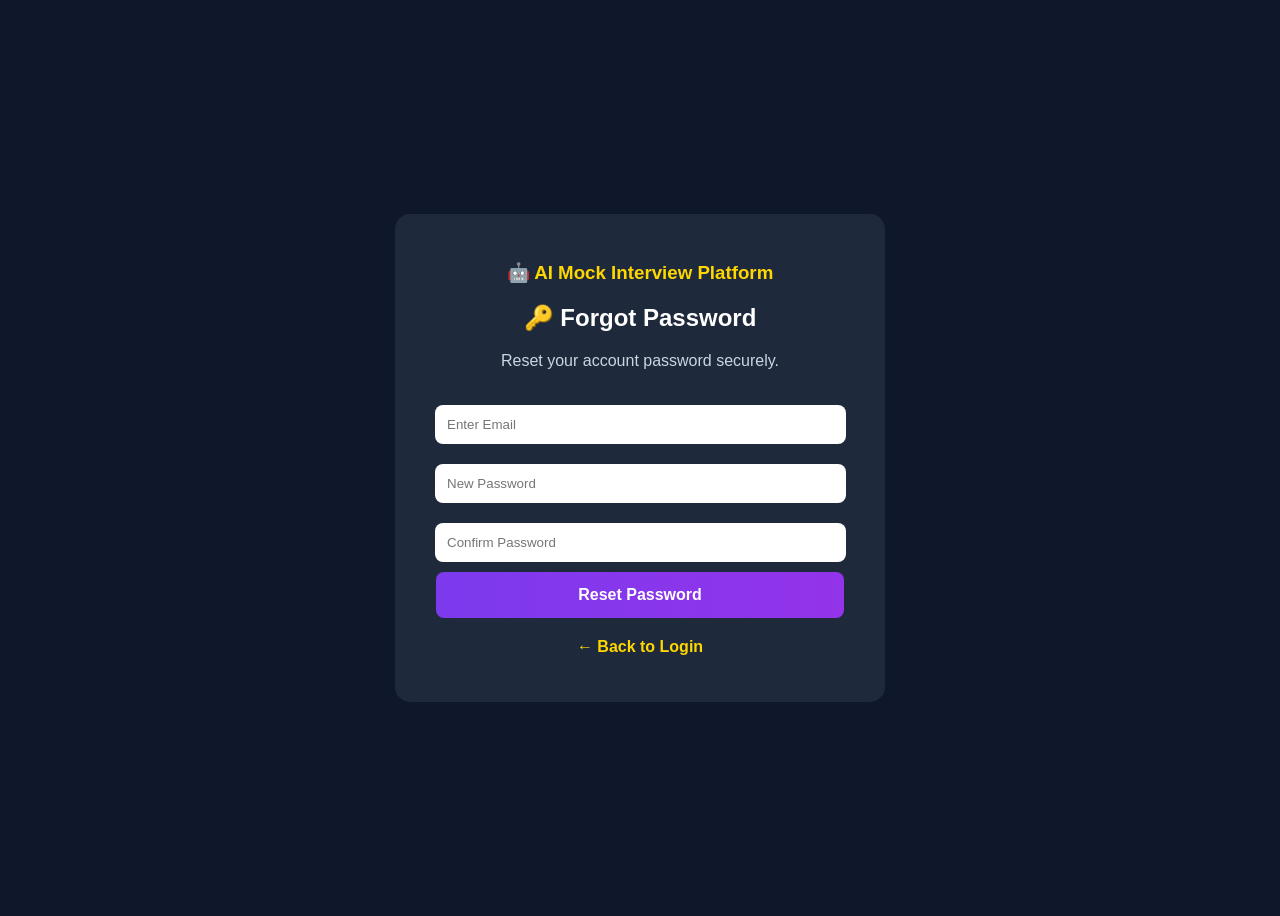
<file: templates/forgot_password.html>
<!DOCTYPE html>
<html>
<head>

<title>Forgot Password</title>

<style>

body{
    font-family:Arial;
    background:#0f172a;
    display:flex;
    justify-content:center;
    align-items:center;
    height:100vh;
}

.box{

    width:430px;
    background:#1e293b;
    padding:30px;
    border-radius:15px;
    text-align:center;
    color:white;

}

input{

    width:90%;
    padding:12px;
    margin:10px;
    border-radius:8px;
    border:none;

}

button{

    width:95%;
    padding:14px;
    border:none;
    border-radius:8px;
    cursor:pointer;

    background:linear-gradient(90deg,#7c3aed,#9333ea);

    color:white;

    font-size:16px;

    font-weight:bold;

    transition:.3s;

}

button:hover{

    transform:translateY(-3px);

    box-shadow:0 0 20px #9333ea;

}

input:focus{

    outline:none;
    border:2px solid #9333ea;
    box-shadow:0 0 15px #9333ea;

}

</style>

</head>

<body>

<div class="box">
<h3 style="color:#ffd700; margin-bottom:20px;">
    🤖 AI Mock Interview Platform
</h3>

<h2>🔑 Forgot Password</h2>
<p style="color:#cbd5e1; margin-bottom:25px;">
Reset your account password securely.
</p>

<form action="/reset_password" method="POST">

<input
type="email"
name="email"
placeholder="Enter Email"
required>

<input
type="password"
name="new_password"
placeholder="New Password"
required>

<input
type="password"
name="confirm_password"
placeholder="Confirm Password"
required>

<button>

Reset Password

</button>

</form>

<p style="margin-top:20px;">

<a href="/login"
style="color:#ffd700;text-decoration:none;font-weight:bold;">

← Back to Login

</a>

</p>

</div>

</body>
</html>
</file>
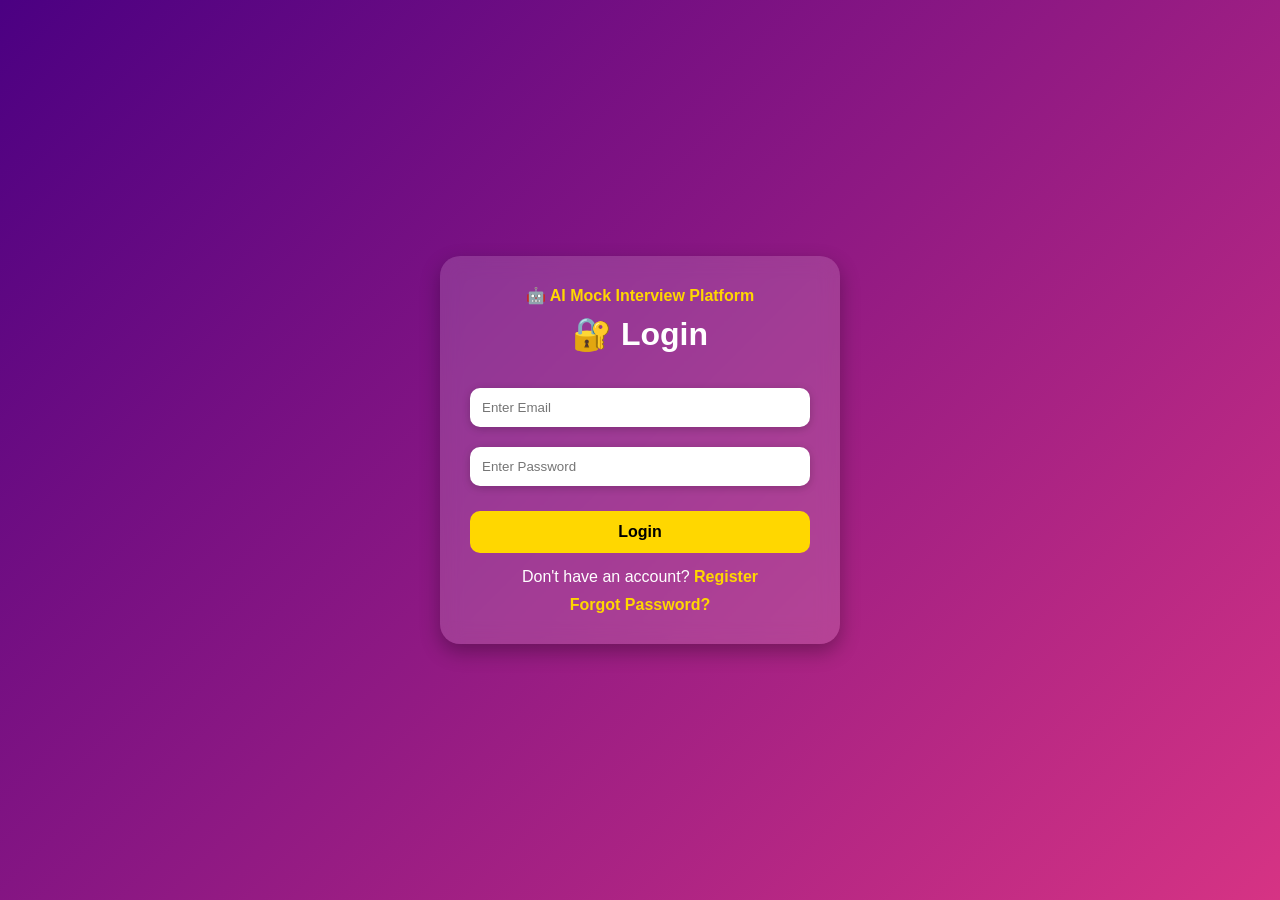
<file: templates/login.html>
<!DOCTYPE html>
<html>
<head>
    <title>Login</title>

    <style>

        *{
            margin:0;
            padding:0;
            box-sizing:border-box;
        }

        body{
            height:100vh;
            display:flex;
            justify-content:center;
            align-items:center;

            background:linear-gradient(
            135deg,
            #4b0082,
            #d63384
            );

            font-family:Arial,sans-serif;
        }

        .container{

            width:400px;

            background:rgba(255,255,255,0.15);

            backdrop-filter:blur(10px);

            padding:30px;

            border-radius:20px;

            color:white;

            box-shadow:
            0 8px 20px rgba(0,0,0,0.3);
        }

        .heading{

            text-align:center;

            color:#ffd700;

            margin-bottom:10px;

            font-weight:bold;
        }

        h1{

            text-align:center;

            margin-bottom:25px;
        }

        input{

            width:100%;

            padding:12px;

            margin:10px 0;

            border:none;

            border-radius:10px;

            box-shadow:
            0 2px 8px rgba(0,0,0,0.2);
        }

        button{

            width:100%;

            padding:12px;

            margin-top:15px;

            border:none;

            border-radius:10px;

            background:#ffd700;

            font-size:16px;

            font-weight:bold;

            cursor:pointer;
        }

        button:hover{

            background:white;

            transform:scale(1.03);

            transition:0.3s;
        }

        a{
            color:#ffd700;
            text-decoration:none;
            font-weight:bold;
        }

        a:hover{
            text-decoration:underline;
        }

    </style>

</head>

<body>

<div class="container">

    <p class="heading">
        🤖 AI Mock Interview Platform
    </p>

    <h1>🔐 Login</h1>

    <form action="/login_user" method="POST">

        <input
        type="email"
        name="email"
        placeholder="Enter Email"
        required>

        <input
        type="password"
        name="password"
        placeholder="Enter Password"
        required>

        <button type="submit">
            Login
        </button>

    </form>

    <p style="text-align:center;margin-top:15px;">

        Don't have an account?

        <a href="/register">
            Register
        </a>

    </p>
    <p style="text-align:center;margin-top:10px;">

    <a href="/forgot_password"
       style="color:#ffd700;text-decoration:none;font-weight:bold;">

        Forgot Password?

    </a>

</p>

</div>

</body>
</html>
</file>
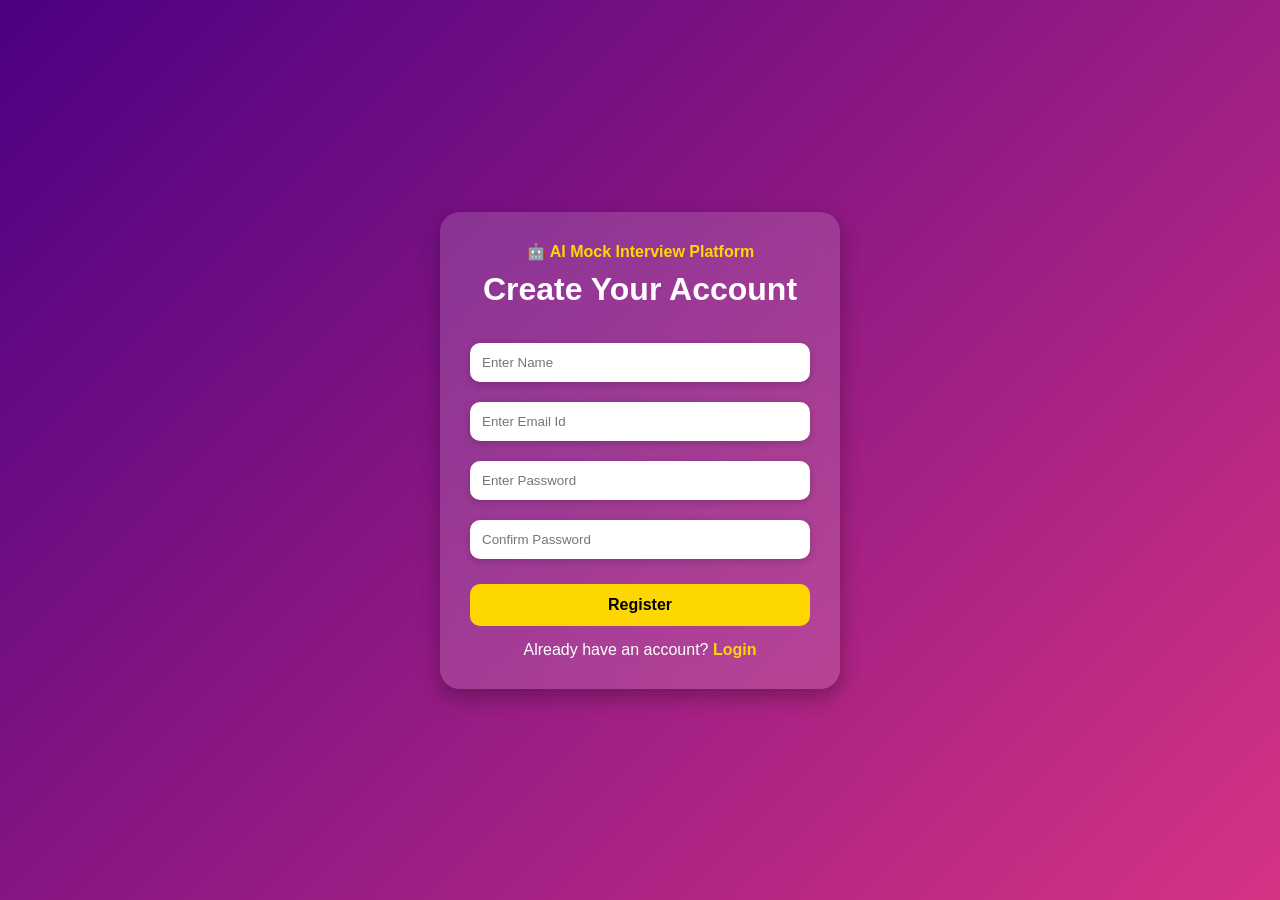
<file: templates/register.html>
<!DOCTYPE html>
<html>
<head>
    <title>Register</title>

    <style>

        *{
            margin:0;
            padding:0;
            box-sizing:border-box;
        }

        body{
            height:100vh;
            display:flex;
            justify-content:center;
            align-items:center;

            background:linear-gradient(
            135deg,
            #4b0082,
            #d63384
            );

            font-family:Arial,sans-serif;
        }

        .container{

            width:400px;

            background:rgba(255,255,255,0.15);

            backdrop-filter:blur(10px);

            padding:30px;

            border-radius:20px;

            color:white;

            box-shadow:
            0 8px 20px rgba(0,0,0,0.3);
        }

        h1{
            text-align:center;
            margin-bottom:25px;
        }

        input{

    width:100%;

    padding:12px;

    margin:10px 0;

    border:none;

    border-radius:10px;

    box-shadow:
    0 2px 8px rgba(
    0,
    0,
    0,
    0.2
    );
}

        button{

            width:100%;

            padding:12px;

            margin-top:15px;

            border:none;

            border-radius:10px;

            background:#ffd700;

            font-size:16px;

            font-weight:bold;

            cursor:pointer;
        }

        button:hover{

    background:white;

    transform:scale(1.03);

    transition:0.3s;
}
a:hover{

    text-decoration:underline;
}

    </style>

</head>

<body>

<div class="container">

<p style="
text-align:center;
color:#ffd700;
margin-bottom:10px;
font-weight:bold;
">

🤖 AI Mock Interview Platform

</p>

<h1>Create Your Account</h1>

<form action="/register_user" method="POST">

<input
type="text"
name="name"
placeholder="Enter Name"
required>

<input
type="email"
name="email"
placeholder="Enter Email Id"
required>

<input
type="password"
name="password"
placeholder="Enter Password"
required>

<input
type="password"
name="confirm_password"
placeholder="Confirm Password"
required>

<button type="submit">
Register
</button>

<p style="text-align:center; margin-top:15px;">

    Already have an account?

    <a href="/login"
    style="
    color:#ffd700;
    text-decoration:none;
    font-weight:bold;
    ">
        Login
    </a>

</p>

</form>

</div>

</body>
</html>
</file>
